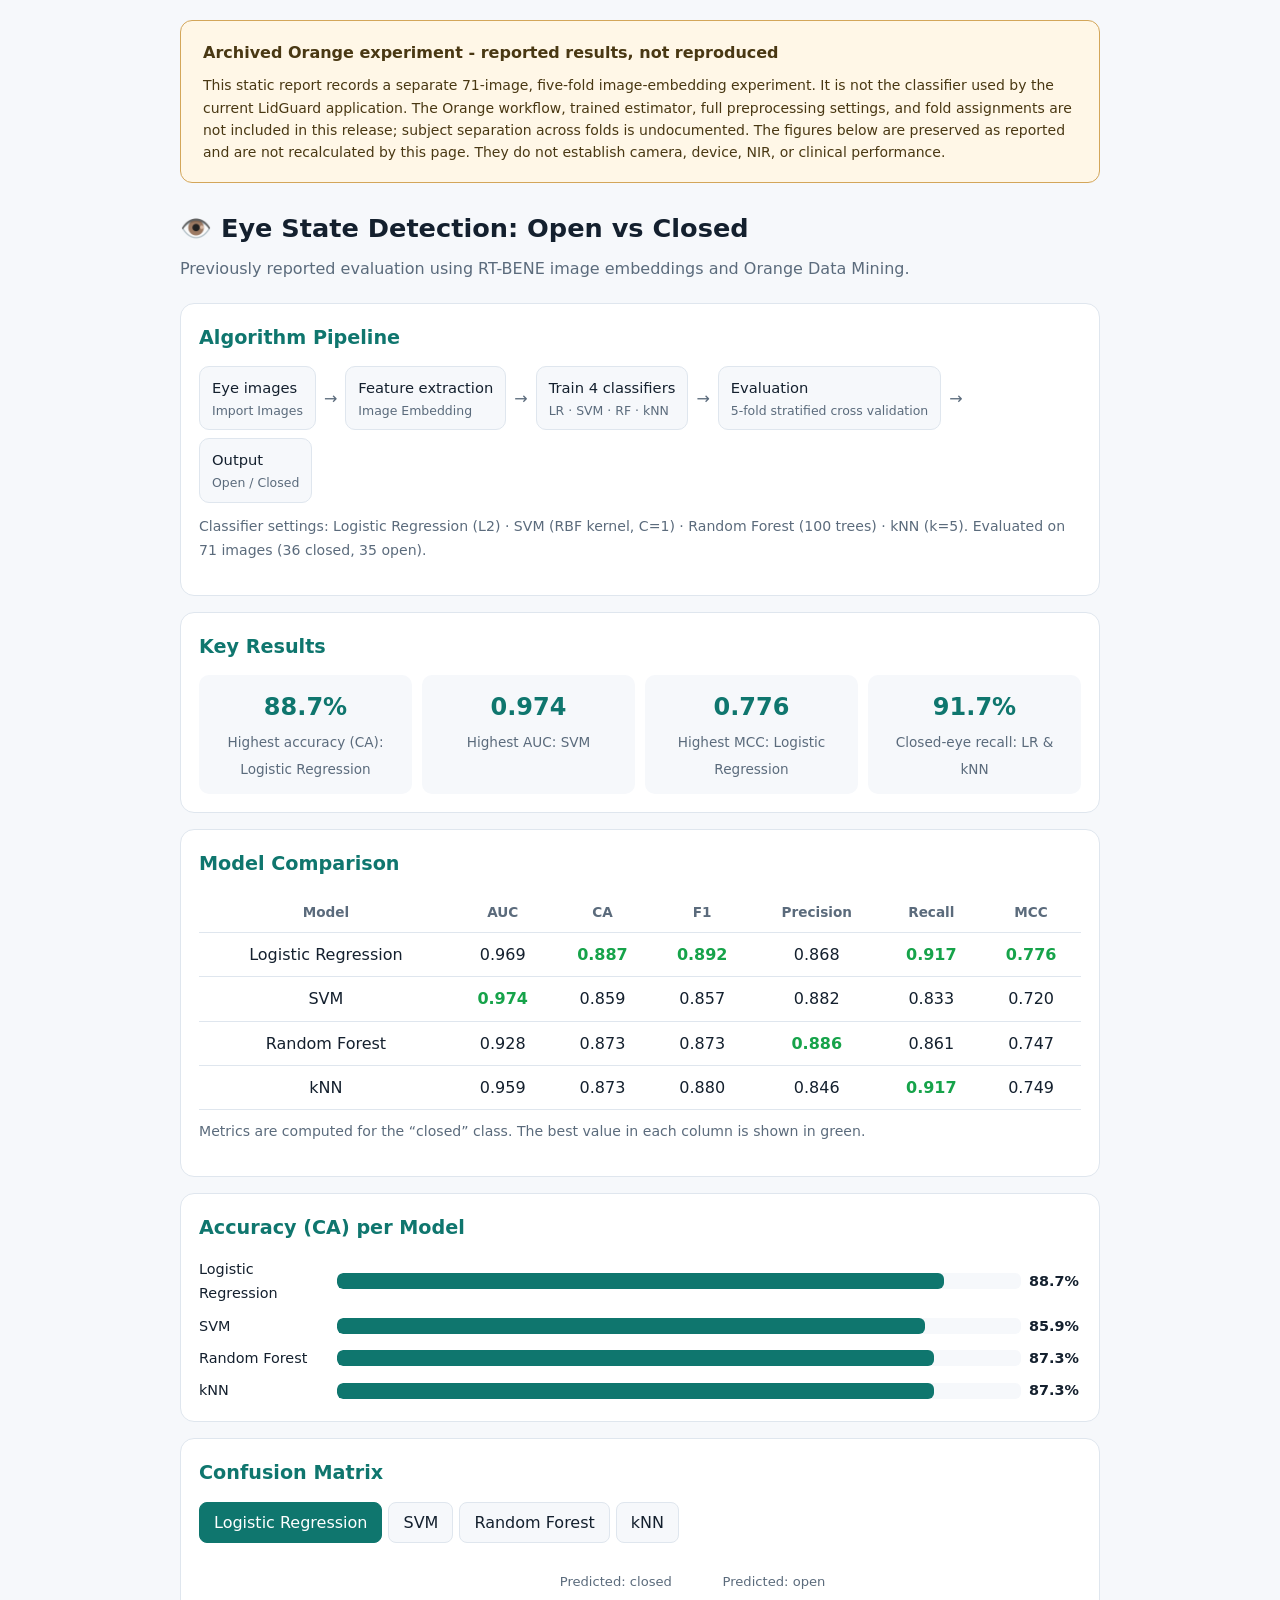
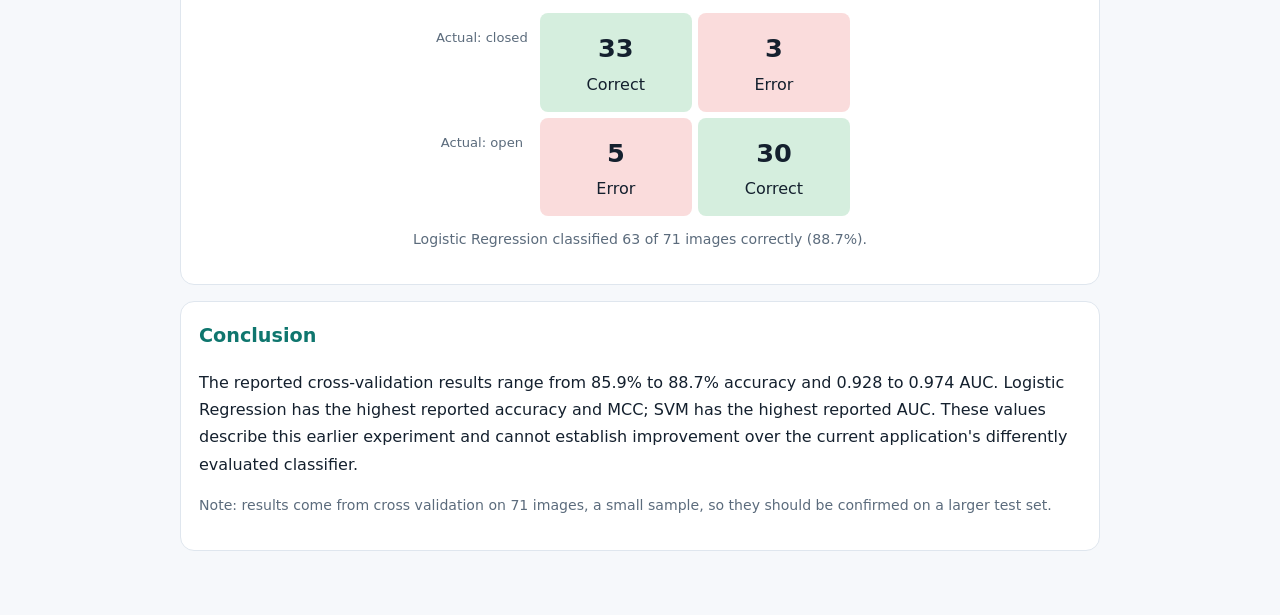
<file: reports/orange_results_reported.html>
<!DOCTYPE html>
<html lang="en" dir="ltr">
<head>
<meta charset="utf-8">
<meta name="viewport" content="width=device-width, initial-scale=1, viewport-fit=cover">
<title>LidGuard - Archived Orange experiment</title>
<style>
:root{--bg:#f6f8fb;--card:#fff;--tx:#14202e;--mut:#5b6b7c;--bd:#dfe6ee;--ac:#0f766e;--cl:#2d9cdb;--op:#e5533d;--ok:#16a34a;--bad:#dc2626;box-sizing:border-box;padding-top:env(safe-area-inset-top,0px);padding-bottom:env(safe-area-inset-bottom,0px)}
@media (prefers-color-scheme:dark){:root:not([data-theme="light"]){--bg:#0f1720;--card:#18232f;--tx:#e8eef5;--mut:#9fb0c1;--bd:#2a3a4a;--ac:#2dd4bf;--ok:#4ade80;--bad:#f87171}}
:root[data-theme="dark"]{--bg:#0f1720;--card:#18232f;--tx:#e8eef5;--mut:#9fb0c1;--bd:#2a3a4a;--ac:#2dd4bf;--ok:#4ade80;--bad:#f87171}
html{scroll-padding-top:env(safe-area-inset-top,0px)}
body{margin:0;background:var(--bg);color:var(--tx);font-family:Inter,system-ui,Arial,sans-serif;line-height:1.7}
main{max-width:920px;margin:0 auto;padding:20px 16px 48px}
h1{font-size:1.6rem;margin:.2em 0}h2{font-size:1.2rem;margin:0 0 12px;color:var(--ac)}
.sub{color:var(--mut);margin:0 0 20px}
.card{background:var(--card);border:1px solid var(--bd);border-radius:14px;padding:18px;margin-bottom:16px}
.flow{display:flex;flex-wrap:wrap;gap:8px;align-items:center}
.step{background:var(--bg);border:1px solid var(--bd);border-radius:10px;padding:8px 12px;font-size:.92rem}
.step small{display:block;color:var(--mut);font-size:.78rem}
.arr{color:var(--mut)}
.kpis{display:grid;grid-template-columns:repeat(auto-fit,minmax(150px,1fr));gap:10px}
.kpi{background:var(--bg);border-radius:10px;padding:12px;text-align:center}
.kpi b{display:block;font-size:1.5rem;color:var(--ac)}.kpi span{color:var(--mut);font-size:.85rem}
.scroll{overflow-x:auto}
table{border-collapse:collapse;width:100%;min-width:480px;text-align:center}
th,td{padding:8px;border-bottom:1px solid var(--bd)}th{color:var(--mut);font-weight:700;font-size:.85rem}
td.best{color:var(--ok);font-weight:700}
.bars{display:grid;gap:8px}.row{display:grid;grid-template-columns:130px 1fr 52px;gap:8px;align-items:center;font-size:.9rem}
.track{background:var(--bg);border-radius:6px;height:16px;overflow:hidden}.fill{height:100%;background:var(--ac);border-radius:6px}
.tabs{display:flex;flex-wrap:wrap;gap:6px;margin-bottom:14px}
.tabs button{font:inherit;border:1px solid var(--bd);background:var(--bg);color:var(--tx);border-radius:8px;padding:6px 14px;cursor:pointer}
.tabs button.on{background:var(--ac);color:#fff;border-color:var(--ac)}
.cm{display:grid;grid-template-columns:auto 1fr 1fr;gap:6px;max-width:420px;margin:0 auto;text-align:center}
.cm div{padding:14px 6px;border-radius:8px}.h{color:var(--mut);font-size:.82rem;padding:6px}
.tp{background:rgba(22,163,74,.18)}.er{background:rgba(220,38,38,.16)}.cm .n{font-size:1.6rem;font-weight:700;display:block}
.note{font-size:.88rem;color:var(--mut)}
</style>
</head>
<body>
<main>
<section aria-label="Report scope" style="border:1px solid #d3a65a;border-radius:12px;padding:18px 22px;margin-bottom:24px;background:#fff7e7;color:#493813">
<strong>Archived Orange experiment - reported results, not reproduced</strong>
<p style="margin:8px 0 0;font-size:14px;line-height:1.6">This static report records a separate 71-image, five-fold image-embedding experiment. It is not the classifier used by the current LidGuard application. The Orange workflow, trained estimator, full preprocessing settings, and fold assignments are not included in this release; subject separation across folds is undocumented. The figures below are preserved as reported and are not recalculated by this page. They do not establish camera, device, NIR, or clinical performance.</p>
</section>
<h1>👁️ Eye State Detection: Open vs Closed</h1>
<p class="sub">Previously reported evaluation using RT-BENE image embeddings and Orange Data Mining.</p>

<section class="card">
<h2>Algorithm Pipeline</h2>
<div class="flow">
<div class="step">Eye images<small>Import Images</small></div><span class="arr">→</span>
<div class="step">Feature extraction<small>Image Embedding</small></div><span class="arr">→</span>
<div class="step">Train 4 classifiers<small>LR · SVM · RF · kNN</small></div><span class="arr">→</span>
<div class="step">Evaluation<small>5-fold stratified cross validation</small></div><span class="arr">→</span>
<div class="step">Output<small>Open / Closed</small></div>
</div>
<p class="note" style="margin-top:12px">Classifier settings: Logistic Regression (L2) · SVM (RBF kernel, C=1) · Random Forest (100 trees) · kNN (k=5). Evaluated on 71 images (36 closed, 35 open).</p>
</section>

<section class="card">
<h2>Key Results</h2>
<div class="kpis">
<div class="kpi"><b>88.7%</b><span>Highest accuracy (CA): Logistic Regression</span></div>
<div class="kpi"><b>0.974</b><span>Highest AUC: SVM</span></div>
<div class="kpi"><b>0.776</b><span>Highest MCC: Logistic Regression</span></div>
<div class="kpi"><b>91.7%</b><span>Closed-eye recall: LR &amp; kNN</span></div>
</div>
</section>

<section class="card">
<h2>Model Comparison</h2>
<div class="scroll"><table id="t"></table></div>
<p class="note" style="margin-top:10px">Metrics are computed for the “closed” class. The best value in each column is shown in green.</p>
</section>

<section class="card">
<h2>Accuracy (CA) per Model</h2>
<div class="bars" id="bars"></div>
</section>

<section class="card">
<h2>Confusion Matrix</h2>
<div class="tabs" id="tabs"></div>
<div class="cm" id="cm"></div>
<p class="note" id="cmn" style="text-align:center;margin-top:12px"></p>
</section>

<section class="card">
<h2>Conclusion</h2>
<p>The reported cross-validation results range from 85.9% to 88.7% accuracy and 0.928 to 0.974 AUC. Logistic Regression has the highest reported accuracy and MCC; SVM has the highest reported AUC. These values describe this earlier experiment and cannot establish improvement over the current application's differently evaluated classifier.</p>
<p class="note">Note: results come from cross validation on 71 images, a small sample, so they should be confirmed on a larger test set.</p>
</section>
</main>
<script>
const M={"Logistic Regression":{auc:.969,ca:.887,f1:.892,p:.868,r:.917,mcc:.776,cm:[33,3,5,30]},
"SVM":{auc:.974,ca:.859,f1:.857,p:.882,r:.833,mcc:.720,cm:[30,6,4,31]},
"Random Forest":{auc:.928,ca:.873,f1:.873,p:.886,r:.861,mcc:.747,cm:[31,5,4,31]},
"kNN":{auc:.959,ca:.873,f1:.880,p:.846,r:.917,mcc:.749,cm:[33,3,6,29]}};
const K=[["auc","AUC"],["ca","CA"],["f1","F1"],["p","Precision"],["r","Recall"],["mcc","MCC"]];
const best={};K.forEach(([k])=>best[k]=Math.max(...Object.values(M).map(m=>m[k])));
document.getElementById('t').innerHTML='<tr><th>Model</th>'+K.map(k=>'<th>'+k[1]+'</th>').join('')+'</tr>'+
Object.entries(M).map(([n,m])=>'<tr><td dir="ltr">'+n+'</td>'+K.map(([k])=>'<td class="'+(m[k]===best[k]?'best':'')+'">'+m[k].toFixed(3)+'</td>').join('')+'</tr>').join('');
document.getElementById('bars').innerHTML=Object.entries(M).map(([n,m])=>'<div class="row"><span dir="ltr">'+n+'</span><div class="track"><div class="fill" style="width:'+(m.ca*100)+'%"></div></div><b>'+(m.ca*100).toFixed(1)+'%</b></div>').join('');
function show(n){
 const [a,b,c,d]=M[n].cm;
 document.querySelectorAll('#tabs button').forEach(x=>x.classList.toggle('on',x.dataset.n===n));
 document.getElementById('cm').innerHTML='<div class="h"></div><div class="h">Predicted: closed</div><div class="h">Predicted: open</div>'+
 '<div class="h">Actual: closed</div><div class="tp"><span class="n">'+a+'</span>Correct</div><div class="er"><span class="n">'+b+'</span>Error</div>'+
 '<div class="h">Actual: open</div><div class="er"><span class="n">'+c+'</span>Error</div><div class="tp"><span class="n">'+d+'</span>Correct</div>';
 document.getElementById('cmn').textContent=n+' classified '+(a+d)+' of 71 images correctly ('+((a+d)/71*100).toFixed(1)+'%).';
}
document.getElementById('tabs').innerHTML=Object.keys(M).map(n=>'<button data-n="'+n+'" dir="ltr">'+n+'</button>').join('');
document.querySelectorAll('#tabs button').forEach(b=>b.onclick=()=>show(b.dataset.n));
show("Logistic Regression");
</script>
</body>
</html>
</file>
